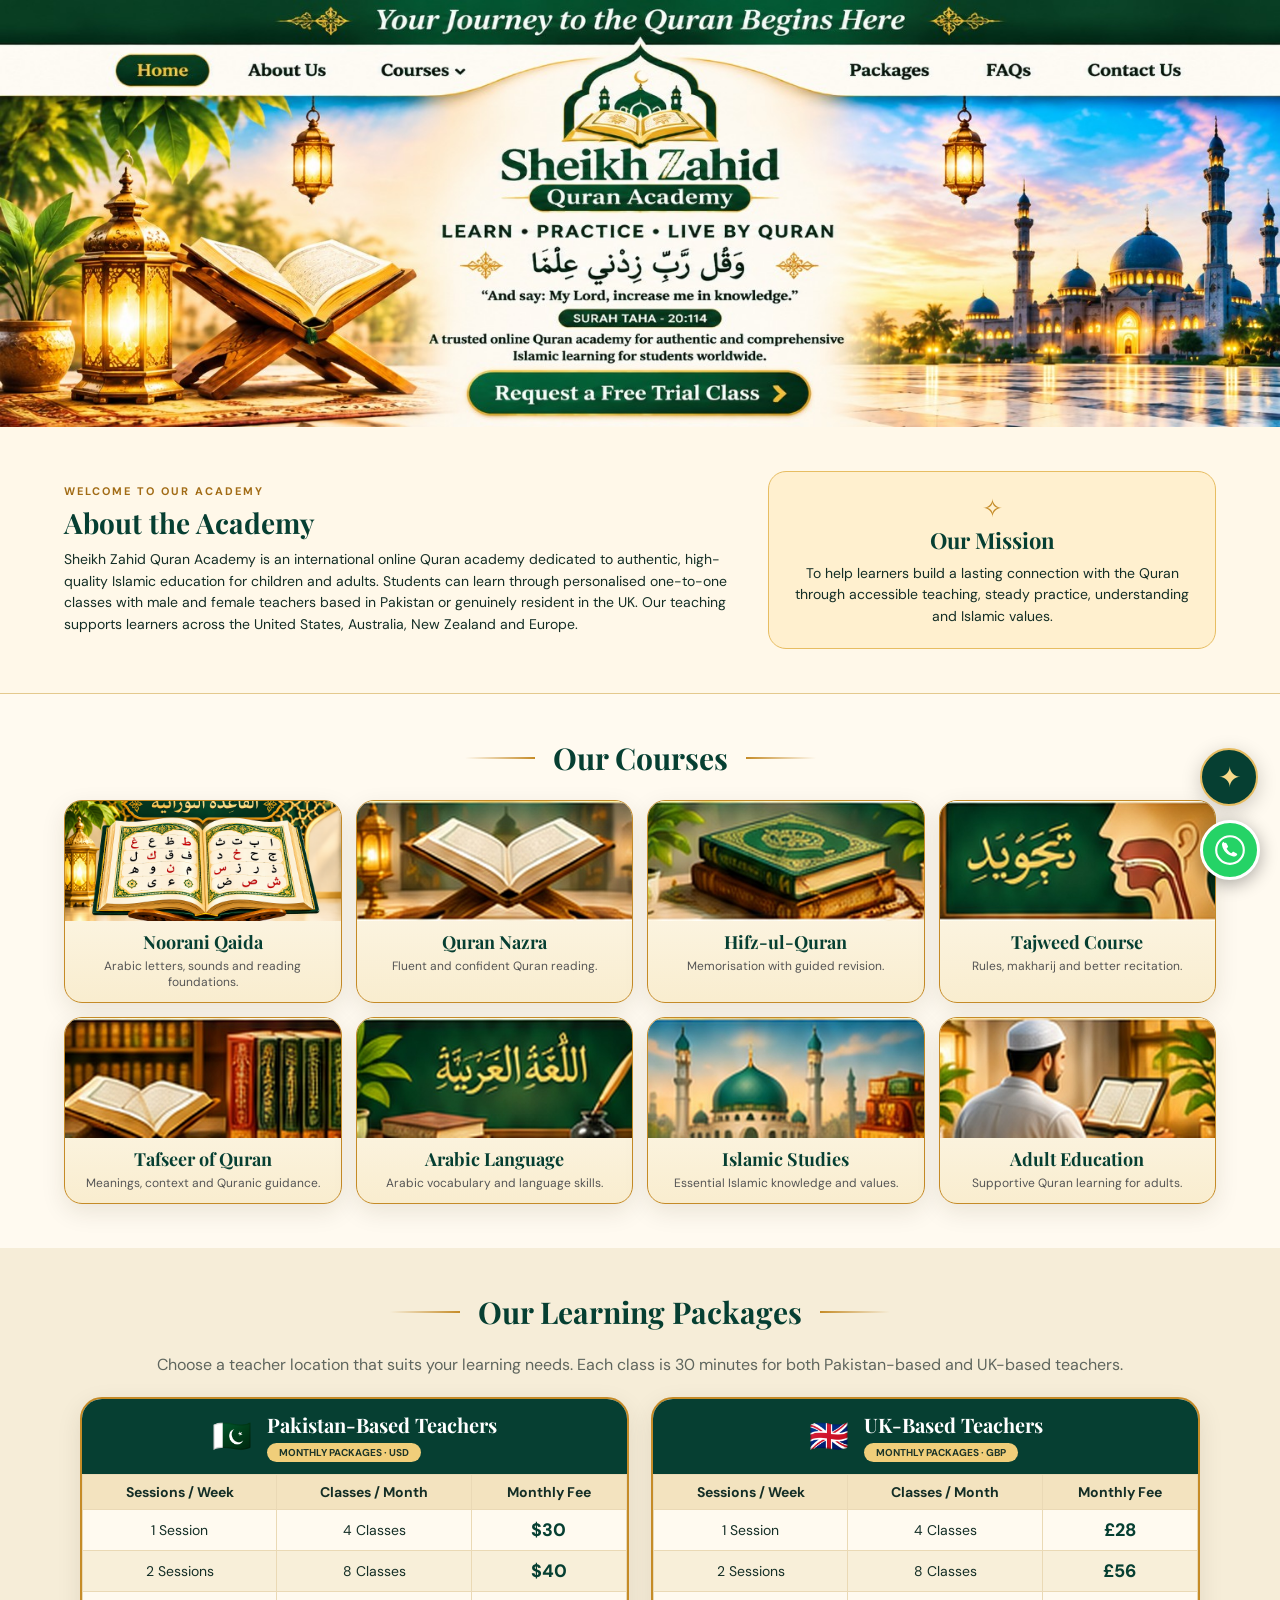
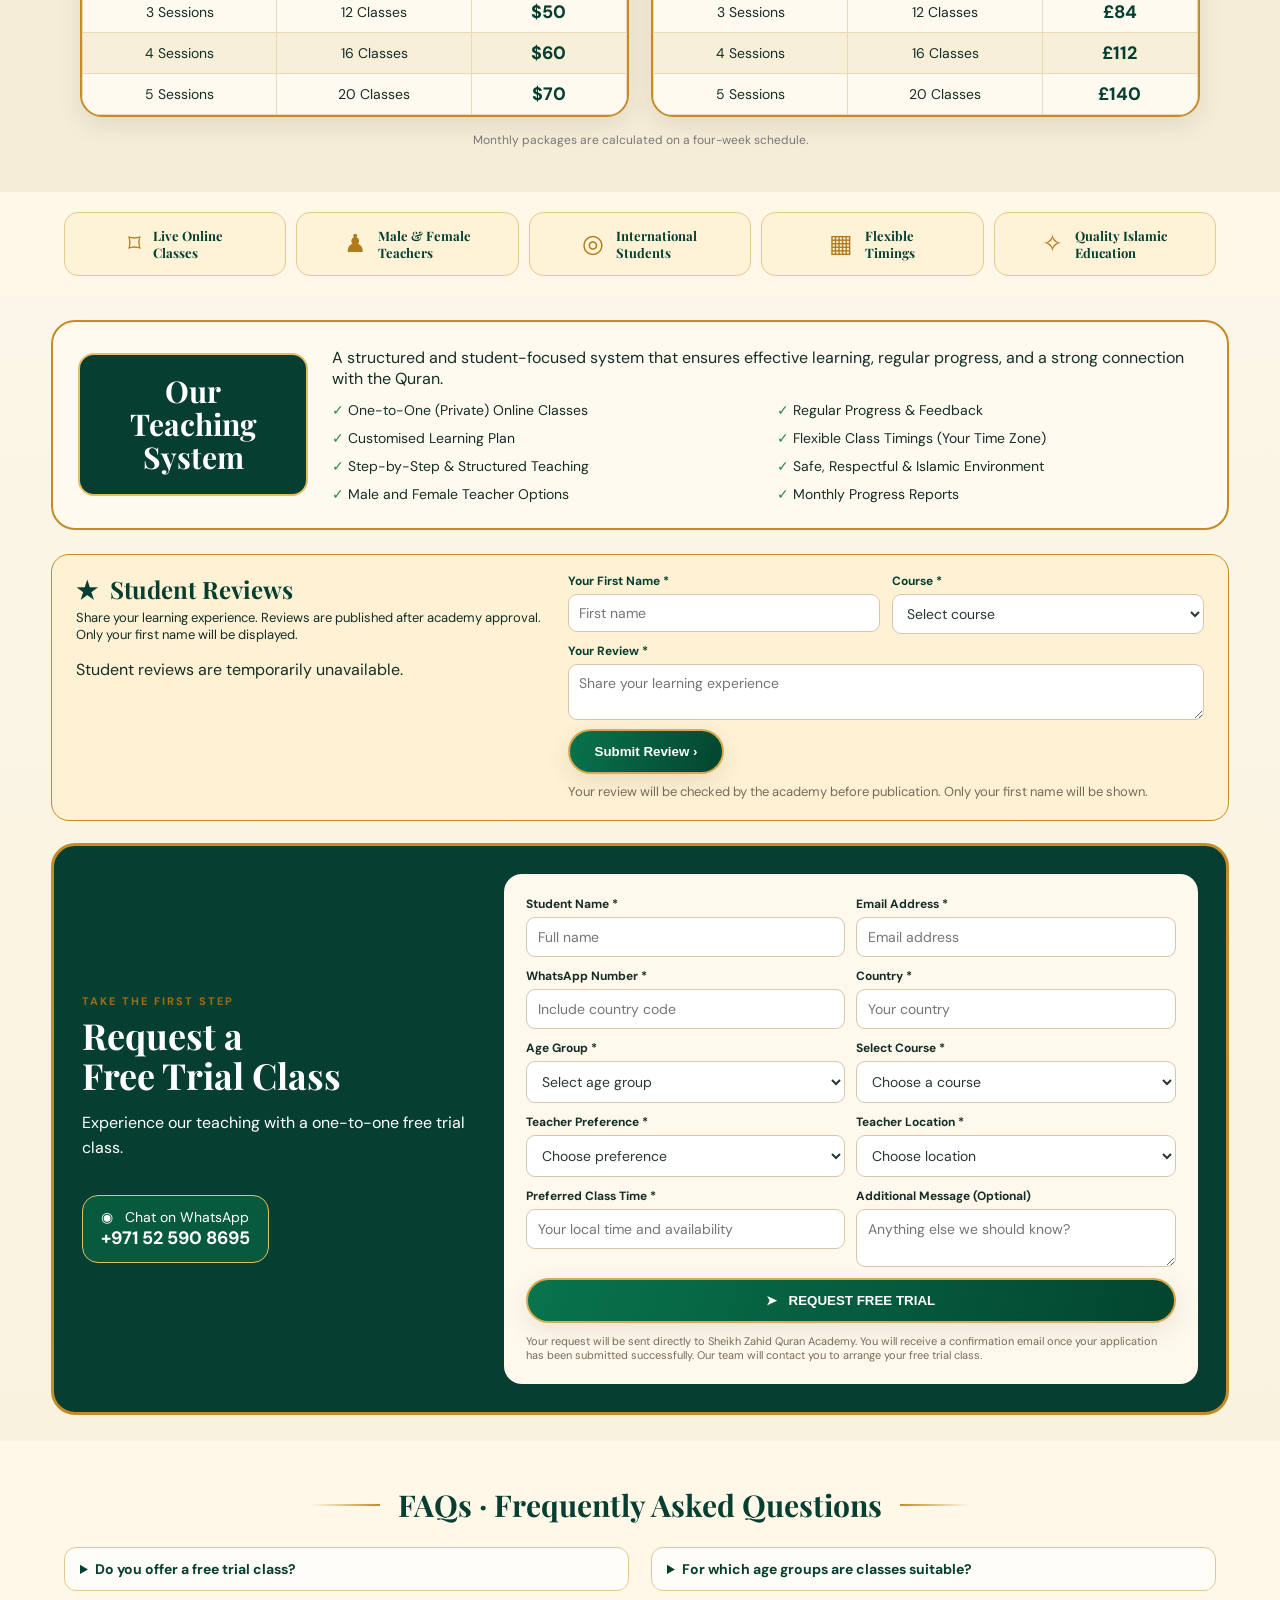
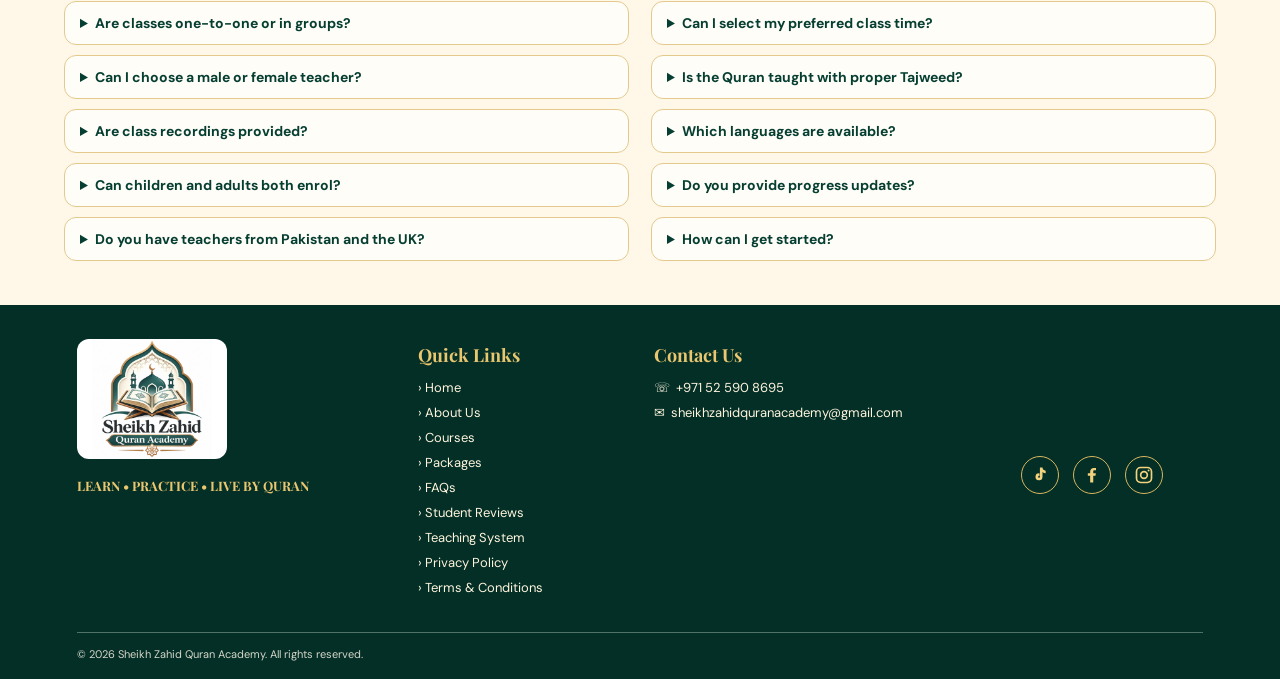
<file: index.html>
<!doctype html>
<html lang="en">
<head>
<meta charset="utf-8"><meta name="viewport" content="width=device-width, initial-scale=1">
<meta name="theme-color" content="#063f32"><meta name="description" content="Sheikh Zahid Quran Academy offers one-to-one online Quran and Islamic education for children and adults worldwide.">
<title>Sheikh Zahid Quran Academy | Learn • Practice • Live by Quran</title>
<link rel="preconnect" href="https://fonts.googleapis.com"><link rel="preconnect" href="https://fonts.gstatic.com" crossorigin>
<link href="https://fonts.googleapis.com/css2?family=Amiri:wght@400;700&family=DM+Sans:wght@400;500;600;700&family=Playfair+Display:wght@500;600;700&display=swap" rel="stylesheet">
<link rel="stylesheet" href="styles.css">
</head>
<body>
<main>
<section class="hero hero-exact-art" id="home" aria-label="Sheikh Zahid Quran Academy home">

<picture><source media="(max-width: 760px)" srcset="assets/approved-hero-mobile.jpeg"><img class="hero-exact-image" src="assets/approved-hero-exact.png" alt="Sheikh Zahid Quran Academy"></picture>

  <a class="hero-hit hero-hit-home" href="#home" aria-label="Home"></a>
  <a class="hero-hit hero-hit-about" href="#about" aria-label="About Us"></a>
  <a class="hero-hit hero-hit-courses" href="#courses" aria-label="Courses"></a>
  <a class="hero-hit hero-hit-packages" href="#packages" aria-label="Packages"></a>
  <a class="hero-hit hero-hit-faqs" href="#faqs" aria-label="FAQs"></a>
  <a class="hero-hit hero-hit-contact" href="#contact" aria-label="Contact Us"></a>
  <a class="hero-hit hero-hit-trial" href="#trial" aria-label="Request a Free Trial Class"></a>

</section>
<section class="about section" id="about"><div class="about-copy"><p class="eyebrow">WELCOME TO OUR ACADEMY</p><h2>About the Academy</h2><p>Sheikh Zahid Quran Academy is an international online Quran academy dedicated to authentic, high-quality Islamic education for children and adults. Students can learn through personalised one-to-one classes with male and female teachers based in Pakistan or genuinely resident in the UK. Our teaching supports learners across the United States, Australia, New Zealand and Europe.</p></div><aside class="mission"><span>✧</span><h3>Our Mission</h3><p>To help learners build a lasting connection with the Quran through accessible teaching, steady practice, understanding and Islamic values.</p></aside></section>
<section class="section courses" id="courses"><div class="section-title"><span></span><h2>Our Courses</h2><span></span></div><div class="course-grid">
<article class="course"><img src="assets/noorani-qaida.png" alt="Noorani Qaida learning book"><h3>Noorani Qaida</h3><p>Arabic letters, sounds and reading foundations.</p></article>
<article class="course"><img src="assets/quran-nazra.jpg" alt="Open Quran for reading"><h3>Quran Nazra</h3><p>Fluent and confident Quran reading.</p></article>
<article class="course"><img src="assets/hifz-ul-quran.jpg" alt="Holy Quran for memorisation"><h3>Hifz-ul-Quran</h3><p>Memorisation with guided revision.</p></article>
<article class="course"><img src="assets/tajweed.jpg" alt="Tajweed learning illustration"><h3>Tajweed Course</h3><p>Rules, makharij and better recitation.</p></article>
<article class="course"><img src="assets/tafseer.jpg" alt="Quran and tafseer books"><h3>Tafseer of Quran</h3><p>Meanings, context and Quranic guidance.</p></article>
<article class="course"><img src="assets/arabic-language.jpg" alt="Arabic language learning"><h3>Arabic Language</h3><p>Arabic vocabulary and language skills.</p></article>
<article class="course"><img src="assets/islamic-studies.jpg" alt="Islamic studies and mosque"><h3>Islamic Studies</h3><p>Essential Islamic knowledge and values.</p></article>
<article class="course"><img src="assets/adult-education.jpg" alt="Adult Quran learning"><h3>Adult Education</h3><p>Supportive Quran learning for adults.</p></article>
</div></section>
<section class="section packages" id="packages"><div class="section-title"><span></span><h2>Our Learning Packages</h2><span></span></div><p class="center muted">Choose a teacher location that suits your learning needs. Each class is 30 minutes for both Pakistan-based and UK-based teachers.</p><div class="package-grid">
<div class="price-card"><header><b class="flag">🇵🇰</b><div><h3>Pakistan-Based Teachers</h3><small>MONTHLY PACKAGES · USD</small></div></header><table><thead><tr><th>Sessions / Week</th><th>Classes / Month</th><th>Monthly Fee</th></tr></thead><tbody><tr><td>1 Session</td><td>4 Classes</td><td>$30</td></tr><tr><td>2 Sessions</td><td>8 Classes</td><td>$40</td></tr><tr><td>3 Sessions</td><td>12 Classes</td><td>$50</td></tr><tr><td>4 Sessions</td><td>16 Classes</td><td>$60</td></tr><tr><td>5 Sessions</td><td>20 Classes</td><td>$70</td></tr></tbody></table></div>
<div class="price-card"><header><b class="flag">🇬🇧</b><div><h3>UK-Based Teachers</h3><small>MONTHLY PACKAGES · GBP</small></div></header><table><thead><tr><th>Sessions / Week</th><th>Classes / Month</th><th>Monthly Fee</th></tr></thead><tbody><tr><td>1 Session</td><td>4 Classes</td><td>£28</td></tr><tr><td>2 Sessions</td><td>8 Classes</td><td>£56</td></tr><tr><td>3 Sessions</td><td>12 Classes</td><td>£84</td></tr><tr><td>4 Sessions</td><td>16 Classes</td><td>£112</td></tr><tr><td>5 Sessions</td><td>20 Classes</td><td>£140</td></tr></tbody></table></div></div><p class="package-note">Monthly packages are calculated on a four-week schedule.</p></section>
<section class="feature-row"><div>⌑ <b>Live Online<br>Classes</b></div><div>♟ <b>Male & Female<br>Teachers</b></div><div>◎ <b>International<br>Students</b></div><div>▦ <b>Flexible<br>Timings</b></div><div>✧ <b>Quality Islamic<br>Education</b></div></section>
<section class="teaching section" id="teaching"><div class="teaching-title"><h2>Our<br>Teaching<br>System</h2></div><div class="teaching-content"><p>A structured and student-focused system that ensures effective learning, regular progress, and a strong connection with the Quran.</p><div class="check-grid"><span>✓ One-to-One (Private) Online Classes</span><span>✓ Regular Progress & Feedback</span><span>✓ Customised Learning Plan</span><span>✓ Flexible Class Timings (Your Time Zone)</span><span>✓ Step-by-Step & Structured Teaching</span><span>✓ Safe, Respectful & Islamic Environment</span><span>✓ Male and Female Teacher Options</span><span>✓ Monthly Progress Reports</span></div></div></section>
<section class="reviews section" id="reviews"><div class="reviews-copy"><h2>★ &nbsp;Student Reviews</h2><p>Share your learning experience. Reviews are published after academy approval. Only your first name will be displayed.</p><div id="publicReviews" class="public-reviews" aria-live="polite"></div></div><form class="review-form" id="reviewForm"><label>Your First Name *<input name="reviewName" required maxlength="60" placeholder="First name"></label><label>Course *<select name="reviewCourse" required><option value="">Select course</option><option>Noorani Qaida</option><option>Quran Nazra</option><option>Hifz-ul-Quran</option><option>Tajweed Course</option><option>Tafseer of Quran</option><option>Arabic Language</option><option>Islamic Studies</option><option>Adult Education</option></select></label><label class="review-message">Your Review *<textarea name="reviewText" rows="2" required placeholder="Share your learning experience"></textarea></label><button class="green-button" type="submit">Submit Review ›</button><p class="review-note" id="reviewNote">Your review will be checked by the academy before publication. Only your first name will be shown.</p></form></section>
<section class="trial section" id="trial"><div class="trial-intro"><p class="eyebrow light">TAKE THE FIRST STEP</p><h2>Request a<br>Free Trial Class</h2><p>Experience our teaching with a one-to-one free trial class.</p><a class="whatsapp-card" href="https://wa.me/971525908695?text=Assalamu%20Alaikum!%20I%20am%20interested%20in%20a%20free%20trial%20Quran%20class.">◉ &nbsp; Chat on WhatsApp<br><strong>+971 52 590 8695</strong></a></div>
<form class="trial-form" id="trialForm"><label>Student Name *<input name="studentName" required autocomplete="name" placeholder="Full name"></label><label>Email Address *<input name="email" type="email" required placeholder="Email address"></label><label>WhatsApp Number *<input name="whatsapp" type="tel" required placeholder="Include country code"></label><label>Country *<input name="country" required placeholder="Your country"></label><label>Age Group *<select name="age" required><option value="">Select age group</option><option>Child</option><option>Teenager</option><option>Adult</option></select></label><label>Select Course *<select name="course" required><option value="">Choose a course</option><option>Noorani Qaida</option><option>Quran Nazra</option><option>Hifz-ul-Quran</option><option>Tajweed Course</option><option>Tafseer of Quran</option><option>Arabic Language</option><option>Islamic Studies</option><option>Adult Education</option></select></label><label>Teacher Preference *<select name="teacherPreference" required><option value="">Choose preference</option><option>Male Teacher</option><option>Female Teacher</option><option>No Preference</option></select></label><label>Teacher Location *<select name="teacherLocation" required><option value="">Choose location</option><option>Pakistan-Based Teacher</option><option>UK-Based Teacher</option></select></label><label>Preferred Class Time *<input name="classTime" required placeholder="Your local time and availability"></label><label class="trial-message-field">Additional Message (Optional)<textarea name="message" rows="2" placeholder="Anything else we should know?"></textarea></label><button class="green-button wide" type="submit">➤ &nbsp; REQUEST FREE TRIAL</button><p class="form-note wide" id="formNote">Your request will be sent directly to Sheikh Zahid Quran Academy. You will receive a confirmation email once your application has been submitted successfully. Our team will contact you to arrange your free trial class.</p></form></section>
<section class="faq section" id="faqs"><div class="section-title"><span></span><h2>FAQs · Frequently Asked Questions</h2><span></span></div><div class="faq-grid"><details><summary>Do you offer a free trial class?</summary><p>Yes, one free trial class is available for new students.</p></details><details><summary>For which age groups are classes suitable?</summary><p>We offer learning options for children, teenagers and adults.</p></details><details><summary>Are classes one-to-one or in groups?</summary><p>Classes are private, one-to-one online lessons.</p></details><details><summary>Can I select my preferred class time?</summary><p>Yes. Timings are arranged around availability and the student's local time zone.</p></details><details><summary>Can I choose a male or female teacher?</summary><p>Yes, you may request a male or female teacher, subject to availability.</p></details><details><summary>Is the Quran taught with proper Tajweed?</summary><p>Yes. The Tajweed course covers rules, articulation points (makharij) and recitation improvement.</p></details><details><summary>Are class recordings provided?</summary><p>No. Class recordings are not provided.</p></details><details><summary>Which languages are available?</summary><p>Lessons and communication are available in English, Urdu and Arabic.</p></details><details><summary>Can children and adults both enrol?</summary><p>Yes. Our courses are available for children, teenagers and adults.</p></details><details><summary>Do you provide progress updates?</summary><p>Yes. Students receive monthly progress reports.</p></details><details><summary>Do you have teachers from Pakistan and the UK?</summary><p>Yes. Pakistan-based and UK-based teachers are available as separate package options.</p></details><details><summary>How can I get started?</summary><p>Complete the free trial form or contact us directly on WhatsApp.</p></details></div></section>
</main>
<footer class="footer" id="contact"><div class="footer-brand"><img src="assets/academy-logo.png" alt="Sheikh Zahid Quran Academy logo"><p>LEARN • PRACTICE • LIVE BY QURAN</p></div><div><h3>Quick Links</h3><a href="#home">› Home</a><a href="#about">› About Us</a><a href="#courses">› Courses</a><a href="#packages">› Packages</a><a href="#faqs">› FAQs</a><a href="#reviews">› Student Reviews</a><a href="#teaching">› Teaching System</a><a href="privacy-policy.html">› Privacy Policy</a><a href="terms-and-conditions.html">› Terms &amp; Conditions</a></div><div><h3>Contact Us</h3><a href="https://wa.me/971525908695">☏ &nbsp;+971 52 590 8695</a><a href="mailto:sheikhzahidquranacademy@gmail.com">✉ &nbsp;sheikhzahidquranacademy@gmail.com</a></div><div class="footer-social" aria-label="Social media"><a href="#" aria-label="TikTok" title="TikTok"><svg viewBox="0 0 24 24" aria-hidden="true"><path d="M15 3v11.2a4.2 4.2 0 1 1-3.6-4.15v3.2a1.1 1.1 0 1 0 .5.95V3h3.1c.2 2.1 1.5 3.5 3.8 3.9v3.1A8 8 0 0 1 15 8.4" fill="currentColor"/></svg></a><a href="#" aria-label="Facebook" title="Facebook"><svg viewBox="0 0 24 24" aria-hidden="true"><path d="M13.5 21v-8h2.7l.4-3.1h-3.1v-2c0-.9.3-1.5 1.6-1.5h1.7V3.6c-.3 0-1.4-.1-2.6-.1-2.6 0-4.4 1.6-4.4 4.5v1.9H7v3.1h2.8v8z" fill="currentColor"/></svg></a><a href="#" aria-label="Instagram" title="Instagram"><svg viewBox="0 0 24 24" aria-hidden="true"><rect x="3" y="3" width="18" height="18" rx="5" fill="none" stroke="currentColor" stroke-width="2"/><circle cx="12" cy="12" r="4" fill="none" stroke="currentColor" stroke-width="2"/><circle cx="17.5" cy="6.5" r="1.2" fill="currentColor"/></svg></a></div><small class="copyright">© <span id="year"></span> Sheikh Zahid Quran Academy. All rights reserved.</small></footer><div class="chatbot-launcher" id="chatLauncher" aria-label="Open academy assistant" role="button" tabindex="0">✦</div>
<div class="chatbot-panel" id="chatPanel" aria-label="Academy assistant" hidden>
 <div class="chatbot-head"><div><strong>Academy Assistant</strong><small>Sheikh Zahid Quran Academy</small></div><button type="button" id="chatClose" aria-label="Close chat">×</button></div>
 <div class="chatbot-messages" id="chatMessages"><p class="bot-message">Assalamu Alaikum! How can I help you with our courses, packages or free trial?</p></div>
 <div class="chatbot-quick"><button type="button" data-question="What courses do you offer?">Courses</button><button type="button" data-question="What are your packages?">Packages</button><button type="button" data-question="How can I book a free trial?">Free trial</button><button type="button" data-question="Are classes one-to-one?">One-to-one</button><button type="button" data-question="Do you provide progress reports?">Progress reports</button><button type="button" id="viewAllQuestions">View All Questions</button></div>
 <form id="chatForm"><input id="chatInput" aria-label="Type your question" placeholder="Type your question..." autocomplete="off"><button type="submit">Send</button></form>
</div>

<a class="floating-wa" href="https://wa.me/971525908695?text=Assalamu%20Alaikum!%20I%20am%20interested%20in%20Sheikh%20Zahid%20Quran%20Academy." aria-label="Chat with Sheikh Zahid Quran Academy on WhatsApp" target="_blank" rel="noopener"><svg viewBox="0 0 32 32" aria-hidden="true"><circle cx="16" cy="16" r="13" fill="none" stroke="currentColor" stroke-width="2"/><path d="M11 9.5c.5-.6 1.2-.5 1.6.2l1.4 2.5c.3.5.2 1-.2 1.4l-1 1c1 2 2.5 3.5 4.5 4.5l1-1c.4-.4.9-.5 1.4-.2l2.5 1.4c.7.4.8 1.1.2 1.6-.8.9-2 1.4-3.2 1.2-5.5-.9-9.8-5.2-10.7-10.7-.2-1.2.3-2.4 1.2-3.2z" fill="currentColor"/></svg></a>
<script src="script.js"></script>
</body></html>
</file>
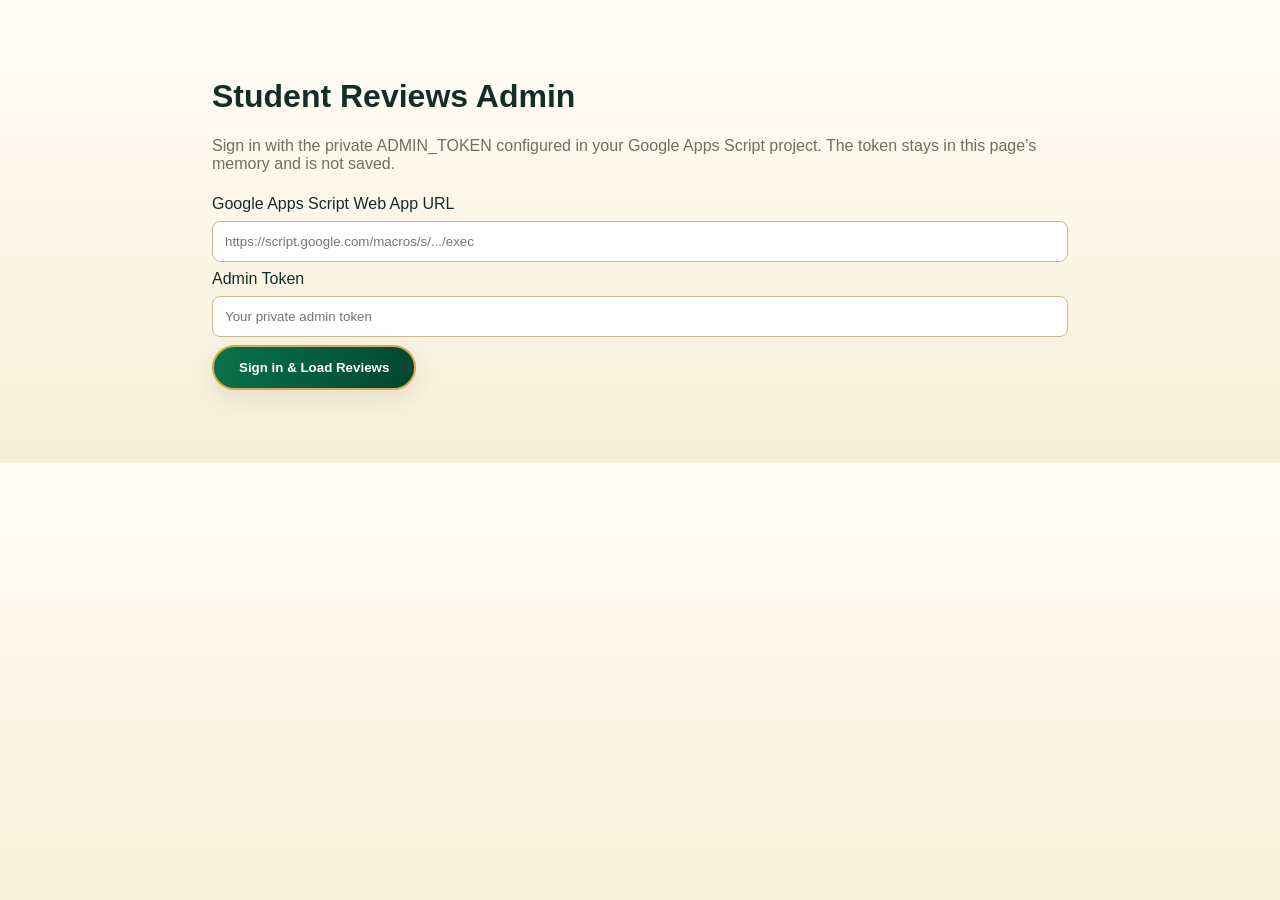
<file: admin.html>
<!doctype html><html lang="en"><head><meta charset="utf-8"><meta name="viewport" content="width=device-width,initial-scale=1"><title>Academy Reviews Admin</title><link rel="stylesheet" href="styles.css"><style>.admin-wrap{max-width:900px;margin:35px auto;padding:22px}.admin-wrap input,.admin-wrap select{padding:12px;border:1px solid #cbb98f;border-radius:8px;width:100%;margin:8px 0}.admin-review{display:flex;gap:15px;justify-content:space-between;align-items:center;background:#fff;border:1px solid #dfd3b8;padding:14px;border-radius:10px;margin:10px 0}.admin-review p{margin:5px 0}.admin-review button{border:0;border-radius:7px;padding:9px 13px;margin:3px;cursor:pointer}.admin-review .danger{background:#8d2929;color:#fff}.admin-review .approve{background:#176b45;color:#fff}.admin-review .pending{background:#eee3c9;color:#46391e}.muted{color:#756d60}.admin-actions{display:flex;flex-wrap:wrap;gap:8px;align-items:center}.admin-actions button{padding:10px 14px}</style></head><body><main class="admin-wrap"><h1>Student Reviews Admin</h1><p class="muted">Sign in with the private ADMIN_TOKEN configured in your Google Apps Script project. The token stays in this page's memory and is not saved.</p><label>Google Apps Script Web App URL<input id="endpoint" placeholder="https://script.google.com/macros/s/.../exec"></label><label>Admin Token<input id="token" type="password" autocomplete="current-password" placeholder="Your private admin token"></label><button class="green-button" id="login">Sign in &amp; Load Reviews</button><p id="status" role="status"></p><section id="controls" hidden><h2>Publishing mode</h2><div class="admin-actions"><select id="mode"><option value="approval">Admin approval (recommended)</option><option value="automatic">Automatic publishing</option></select><button class="green-button" id="saveMode">Save mode</button></div></section><section id="list"></section></main><script>
const $=id=>document.getElementById(id);let endpoint='',token='';
async function api(payload){const r=await fetch(endpoint,{method:'POST',mode:'cors',headers:{'Content-Type':'text/plain;charset=utf-8'},body:JSON.stringify({...payload,token})});const j=await r.json();if(!r.ok||!j.success)throw Error(j.message||'Request failed');return j;}
$('login').onclick=async()=>{endpoint=$('endpoint').value.trim();token=$('token').value;if(!endpoint||!token){$('status').textContent='Enter the Web App URL and Admin Token.';return;}await load();};
async function load(){try{const j=await api({action:'adminList'});$('controls').hidden=false;$('mode').value=j.mode;$('list').replaceChildren();(j.reviews||[]).forEach(v=>{const card=document.createElement('article');card.className='admin-review';const c=document.createElement('div');const title=document.createElement('strong');title.textContent=v.first_name+' — '+v.course+' ['+v.status+']';const p=document.createElement('p');p.textContent=v.review;const date=document.createElement('small');date.textContent=String(v.created_at);c.append(title,p,date);const actions=document.createElement('div');actions.className='admin-actions';[['Approve','approved','approve'],['Pending','pending','pending'],['Hide','hidden','pending'],['Delete','delete','danger']].forEach(([label,status,cls])=>{const b=document.createElement('button');b.textContent=label;b.className=cls;b.onclick=async()=>{if(status==='delete'&&!confirm('Permanently delete this review?'))return;try{await api({action:'adminModerate',id:v.id,status});await load();}catch(e){$('status').textContent=e.message;}};actions.append(b);});card.append(c,actions);$('list').append(card);});$('status').textContent='Loaded '+(j.reviews||[]).length+' reviews.';}catch(e){$('status').textContent=e.message;}}
$('saveMode').onclick=async()=>{try{const j=await api({action:'adminSetMode',mode:$('mode').value});$('status').textContent='Publishing mode saved: '+j.mode;await load();}catch(e){$('status').textContent=e.message;}};
</script></body></html>
</file>
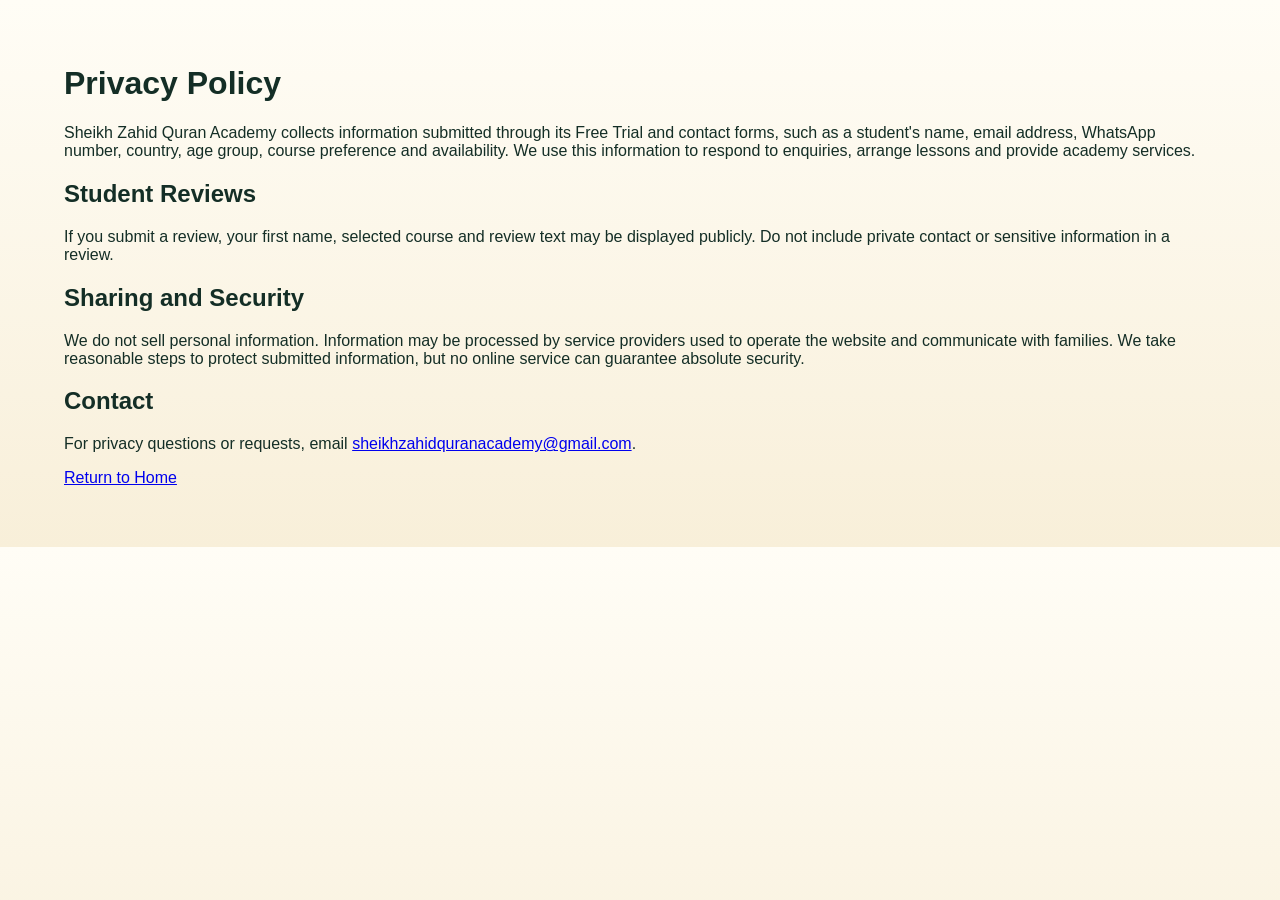
<file: privacy-policy.html>
<!doctype html><html lang="en"><head><meta charset="utf-8"><meta name="viewport" content="width=device-width,initial-scale=1"><title>Privacy Policy | Sheikh Zahid Quran Academy</title><link rel="stylesheet" href="styles.css"></head><body><main class="section"><h1>Privacy Policy</h1><p>Sheikh Zahid Quran Academy collects information submitted through its Free Trial and contact forms, such as a student's name, email address, WhatsApp number, country, age group, course preference and availability. We use this information to respond to enquiries, arrange lessons and provide academy services.</p><h2>Student Reviews</h2><p>If you submit a review, your first name, selected course and review text may be displayed publicly. Do not include private contact or sensitive information in a review.</p><h2>Sharing and Security</h2><p>We do not sell personal information. Information may be processed by service providers used to operate the website and communicate with families. We take reasonable steps to protect submitted information, but no online service can guarantee absolute security.</p><h2>Contact</h2><p>For privacy questions or requests, email <a href="mailto:sheikhzahidquranacademy@gmail.com">sheikhzahidquranacademy@gmail.com</a>.</p><p><a href="index.html">Return to Home</a></p></main></body></html>
</file>
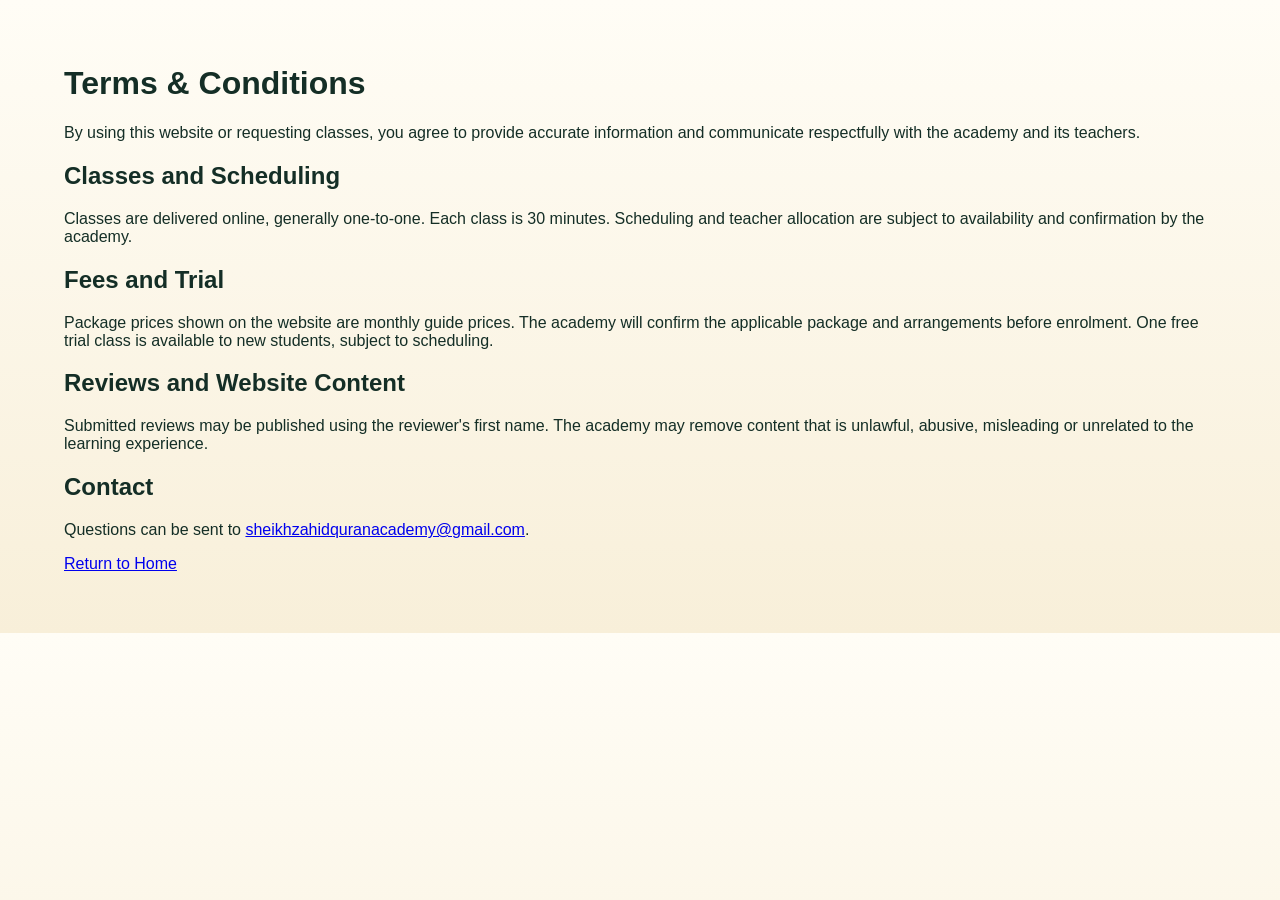
<file: terms-and-conditions.html>
<!doctype html><html lang="en"><head><meta charset="utf-8"><meta name="viewport" content="width=device-width,initial-scale=1"><title>Terms &amp; Conditions | Sheikh Zahid Quran Academy</title><link rel="stylesheet" href="styles.css"></head><body><main class="section"><h1>Terms &amp; Conditions</h1><p>By using this website or requesting classes, you agree to provide accurate information and communicate respectfully with the academy and its teachers.</p><h2>Classes and Scheduling</h2><p>Classes are delivered online, generally one-to-one. Each class is 30 minutes. Scheduling and teacher allocation are subject to availability and confirmation by the academy.</p><h2>Fees and Trial</h2><p>Package prices shown on the website are monthly guide prices. The academy will confirm the applicable package and arrangements before enrolment. One free trial class is available to new students, subject to scheduling.</p><h2>Reviews and Website Content</h2><p>Submitted reviews may be published using the reviewer's first name. The academy may remove content that is unlawful, abusive, misleading or unrelated to the learning experience.</p><h2>Contact</h2><p>Questions can be sent to <a href="mailto:sheikhzahidquranacademy@gmail.com">sheikhzahidquranacademy@gmail.com</a>.</p><p><a href="index.html">Return to Home</a></p></main></body></html>
</file>
<file: styles.css>
:root{--green:#063f32;--deep:#032f27;--gold:#c58b27;--gold2:#e7bd62;--cream:#fff8e9;--ink:#142e26;--muted:#5f665e;--line:#e4c98d;--shadow:0 8px 24px rgba(48,35,12,.10)}*{box-sizing:border-box}html{scroll-behavior:smooth}body{margin:0;background:linear-gradient(180deg,#fffdf6,#f8efd9);color:var(--ink);font-family:"DM Sans",Arial,sans-serif}.top-line{height:40px;background:var(--deep);color:#fff4d8;display:flex;align-items:center;justify-content:center;gap:24px;font:italic 700 20px "Playfair Display",serif;letter-spacing:.2px}.ornament{color:var(--gold2);font-style:normal}.header{min-height:104px;display:grid;grid-template-columns:minmax(0,1fr) 126px minmax(0,1fr);align-items:center;padding:8px max(4vw,24px);background:rgba(255,250,237,.98);border-bottom:2px solid var(--gold);position:relative;z-index:5}.nav{display:flex;align-items:center;gap:clamp(12px,2.6vw,36px)}.nav-right{justify-content:flex-end}.nav a{color:#182c24;text-decoration:none;font-weight:700;font-size:15px}.nav a:hover{color:#a36b0d}.brand{grid-column:2;grid-row:1;position:static;transform:none;width:116px;height:96px;margin:0 auto;display:flex;align-items:center;justify-content:center;z-index:2;background:transparent}.brand img{width:100%;height:100%;object-fit:contain;filter:drop-shadow(0 2px 2px #b99b6030);background:transparent}.menu-toggle{display:none}.hero{min-height:460px;position:relative;display:flex;align-items:center;justify-content:space-between;padding:50px clamp(24px,7vw,100px);gap:28px;background:linear-gradient(90deg,rgba(2,53,41,.88),rgba(2,53,41,.25) 55%,rgba(2,53,41,.08)),url("assets/hero-artwork.png") center/cover no-repeat;color:#fff}.hero-copy{max-width:490px}.tagline{color:#f4d17d;font-weight:700;letter-spacing:2px;font-size:13px}.hero h1{font:700 clamp(36px,4.5vw,58px)/1.08 "Playfair Display",serif;margin:16px 0}.hero h1 em{color:#e8bd59}.hero-sub{font-size:17px;max-width:430px;line-height:1.6}.gold-button,.green-button{display:inline-flex;align-items:center;justify-content:center;gap:12px;text-decoration:none;border-radius:30px;padding:13px 25px;font-weight:700;border:2px solid var(--gold2);background:linear-gradient(110deg,#e9bd58,#c88a22);color:#17372c;box-shadow:var(--shadow)}.gold-button{margin-top:12px}.verse-panel{width:min(42%,420px);padding:30px 22px;text-align:center;background:rgba(2,55,43,.86);border:3px solid var(--gold2);outline:1px solid #fff1c5;outline-offset:-9px;border-radius:46% 46% 18px 18px;box-shadow:0 10px 32px #0005}.verse-flourish{color:var(--gold2);font-size:24px}.arabic{font:700 clamp(27px,3vw,40px) Amiri,serif;color:#f3cc70;margin:12px 0}.verse-panel p:not(.arabic){line-height:1.5}.verse-panel small{display:inline-block;background:#d9a63d;color:#17372c;border-radius:20px;padding:5px 14px;font-weight:700}.section{padding:44px clamp(18px,5vw,70px)}.about{display:grid;grid-template-columns:190px 1.5fr 1fr;align-items:center;gap:22px;background:#fff8e9;border-bottom:1px solid var(--line)}.about-art{height:130px;border-radius:90px 90px 18px 18px;background:url("assets/hero-artwork.png") 68% center/cover}.eyebrow{color:#a26c16;font-size:11px;letter-spacing:2px;font-weight:700;margin:0 0 6px}.about h2,.section-title h2,.mission h3,.reviews h2{font:700 28px "Playfair Display",serif;color:var(--green);margin:0 0 8px}.about-copy p:last-child,.mission p{line-height:1.55;font-size:14px;margin:0}.mission{background:#fff0cf;border:1px solid var(--gold2);border-radius:18px;padding:20px;text-align:center}.mission span{font-size:25px;color:var(--gold)}.mission h3{font-size:22px}.section-title{display:flex;align-items:center;justify-content:center;gap:18px;margin-bottom:22px}.section-title span{height:2px;width:70px;background:linear-gradient(90deg,transparent,var(--gold))}.section-title span:last-child{transform:rotate(180deg)}.section-title h2{font-size:30px;margin:0}.courses{background:#fffaf0}.course-grid{display:grid;grid-template-columns:repeat(4,1fr);gap:14px;max-width:1200px;margin:auto}.course{overflow:hidden;background:linear-gradient(#fffdf7,#f9edcf);border:1.5px solid var(--gold);border-radius:18px;box-shadow:var(--shadow);text-align:center}.course img{display:block;width:100%;height:120px;object-fit:cover}.course h3{font:700 18px "Playfair Display",serif;color:var(--green);margin:9px 8px 4px}.course p{font-size:12px;margin:0 10px 12px;color:#555}.packages{background:#f6edd8}.center{text-align:center}.muted{color:var(--muted);margin:0 0 22px}.package-grid{display:grid;grid-template-columns:1fr 1fr;gap:22px;max-width:1120px;margin:auto}.price-card{overflow:hidden;border:2px solid var(--gold);border-radius:22px;background:#fffaf0;box-shadow:var(--shadow)}.price-card header{display:flex;align-items:center;justify-content:center;gap:15px;background:var(--green);color:white;padding:12px}.price-card h3{font:700 20px "Playfair Display",serif;margin:0}.price-card small{display:inline-block;color:#1c3529;background:#f0ce7a;padding:3px 12px;border-radius:20px;font-size:10px;font-weight:700;margin-top:5px}.flag{font-size:32px}.price-card table{border-collapse:collapse;width:100%;text-align:center;font-size:14px}.price-card th{background:#f3e3bf}.price-card td,.price-card th{padding:8px 5px;border:1px solid #ead9b5}.price-card tbody tr:nth-child(even){background:#f8efd9}.price-card td:last-child{font-weight:800;color:var(--green);font-size:18px}.package-note{text-align:center;color:#777;font-size:12px;margin:15px 0 0}.feature-row{display:grid;grid-template-columns:repeat(5,1fr);gap:10px;padding:20px clamp(18px,5vw,70px);background:#fff8e9}.feature-row div{display:flex;align-items:center;justify-content:center;gap:12px;padding:14px 8px;background:#fff3d7;border:1px solid var(--line);border-radius:14px;color:#b17a1d;font-size:25px}.feature-row b{font:700 13px "Playfair Display",serif;color:var(--green)}.teaching{display:grid;grid-template-columns:230px 1fr;gap:24px;align-items:center;background:#fffaf0;border:2px solid var(--gold);border-radius:24px;margin:24px clamp(16px,4vw,55px);padding:25px}.teaching-title{background:var(--green);color:#fff;border:2px solid var(--gold2);border-radius:16px;padding:20px;text-align:center}.teaching-title h2{font:700 30px/1.1 "Playfair Display",serif;margin:0}.teaching-content>p{margin:0 0 12px}.check-grid{display:grid;grid-template-columns:1fr 1fr;gap:10px 20px}.check-grid span{font-size:14px}.check-grid span::first-letter{color:#278b3f}.teaching-note{color:#6e572c;font-size:12px;margin-top:12px!important}.reviews{display:flex;align-items:center;justify-content:space-between;gap:20px;margin:0 clamp(16px,4vw,55px) 22px;padding:18px 24px;background:#fff2d4;border:1px solid var(--gold);border-radius:18px}.reviews h2{font-size:24px;margin:0 0 4px}.reviews p{margin:0;font-size:13px}.green-button{background:linear-gradient(110deg,#08744d,#03452f);color:#fff;border-color:#d6aa4e;white-space:nowrap}.trial{display:grid;grid-template-columns:.8fr 1.4fr;gap:25px;margin:0 clamp(16px,4vw,55px) 26px;padding:28px;background:var(--green);border:3px solid var(--gold);border-radius:24px;color:#fff}.trial-intro{align-self:center}.trial-intro h2{font:700 36px/1.1 "Playfair Display",serif;margin:8px 0 12px}.trial-intro>p:not(.eyebrow){line-height:1.55}.whatsapp-card{display:inline-block;margin-top:18px;padding:12px 18px;border:1.5px solid #e2bf63;border-radius:16px;background:#075a3e;color:white;text-decoration:none;font-size:14px}.whatsapp-card strong{font-size:18px}.trial-form{display:grid;grid-template-columns:1fr 1fr;gap:11px;background:#fff9ed;border-radius:18px;padding:22px;color:var(--ink)}.trial-form label{font-size:12px;font-weight:700;display:flex;flex-direction:column;gap:5px}.trial-form input,.trial-form select,.trial-form textarea{width:100%;min-width:0;border:1px solid #d5c8ad;border-radius:9px;padding:10px 11px;background:#fff;font:14px "DM Sans",sans-serif;color:#28382f}.trial-form .wide{grid-column:1/-1}.trial-form button{width:100%;cursor:pointer}.form-note{font-size:11px;color:#766b59;margin:0}.faq{background:#fff8e9}.faq-grid{display:grid;grid-template-columns:1fr 1fr;gap:10px 22px}.faq details{border:1px solid var(--line);border-radius:12px;background:#fffdf7;padding:12px 15px}.faq summary{font-weight:700;font-size:14px;cursor:pointer;color:var(--green)}.faq details p{font-size:13px;line-height:1.5;margin:10px 0 0;color:#5a5a50}.footer{display:grid;grid-template-columns:1.2fr .8fr 1.3fr .7fr;gap:28px;padding:34px clamp(18px,6vw,80px) 18px;background:var(--deep);color:#fff4dc;position:relative}.footer-brand img{width:150px;height:120px;object-fit:contain;background:#fff;border-radius:12px}.footer-brand p{font:700 12px "Playfair Display",serif;color:#e9c66f}.footer h3{font:700 18px "Playfair Display",serif;color:#e9c66f;margin:4px 0 12px}.footer a{display:block;color:#fff4dc;text-decoration:none;font-size:13px;margin:8px 0}.footer a:hover{color:#e9c66f}.footer p{font-size:13px}.copyright{grid-column:1/-1;border-top:1px solid #517267;padding-top:14px;color:#d6d6c8;font-size:11px}.floating-wa{position:fixed;right:18px;bottom:18px;width:58px;height:58px;border-radius:50%;display:grid;place-items:center;background:#16a35a;color:#fff;text-decoration:none;font-size:30px;border:3px solid #fff;box-shadow:0 4px 18px #0004;z-index:10}
@media(max-width:800px){.top-line{height:34px;font-size:15px;gap:10px}.header{height:72px;display:flex;justify-content:space-between;padding:0 18px}.brand{width:112px;height:110px;top:2px}.menu-toggle{display:block;border:0;background:var(--green);color:#fff;border-radius:8px;padding:8px 10px;font-size:20px;z-index:4}.nav{display:none;position:absolute;top:70px;left:12px;right:12px;background:#fff8e9;border:1px solid var(--gold);border-radius:14px;padding:16px;box-shadow:var(--shadow);flex-direction:column;align-items:stretch;gap:15px}.nav.open{display:flex}.nav-left{left:12px;right:12px}.nav-right{top:250px;left:12px;right:12px}.hero{min-height:620px;flex-direction:column;align-items:stretch;justify-content:flex-start;padding:50px 22px 28px;background-position:58% center}.hero-copy{max-width:100%;padding:20px 14px;background:rgba(1,48,37,.68);border-radius:18px}.hero h1{font-size:38px}.verse-panel{width:100%;max-width:420px;align-self:center;padding:18px;margin-top:10px}.about{grid-template-columns:1fr;padding:28px 20px}.about-art{height:150px}.mission{padding:16px}.course-grid{grid-template-columns:repeat(2,1fr);gap:10px}.course img{height:105px}.course h3{font-size:16px}.course p{font-size:11px}.section{padding:32px 16px}.section-title h2{font-size:24px;text-align:center}.section-title span{width:25px}.package-grid{grid-template-columns:1fr}.price-card table{font-size:12px}.price-card td,.price-card th{padding:8px 3px}.feature-row{grid-template-columns:repeat(2,1fr);padding:15px}.feature-row div:last-child{grid-column:1/-1}.teaching{grid-template-columns:1fr;margin:16px;padding:16px}.teaching-title{max-width:240px;margin:auto}.check-grid{grid-template-columns:1fr}.reviews{margin:0 16px 18px;flex-direction:column;align-items:flex-start;padding:18px}.trial{grid-template-columns:1fr;margin:0 12px 20px;padding:16px}.trial-intro h2{font-size:32px}.trial-form{grid-template-columns:1fr;padding:15px}.trial-form .wide{grid-column:auto}.faq-grid{grid-template-columns:1fr}.footer{grid-template-columns:1fr 1fr;gap:22px;padding:28px 20px}.footer-brand img{width:125px}.copyright{grid-column:1/-1}.floating-wa{width:54px;height:54px;right:14px;bottom:14px}}
@media(max-width:380px){.hero h1{font-size:32px}.course img{height:88px}.course h3{font-size:14px}.price-card h3{font-size:17px}.price-card table{font-size:11px}.footer{grid-template-columns:1fr}.copyright{grid-column:auto}}

/* Student review submission area */
.reviews{align-items:flex-start}
.reviews-copy{flex:1;min-width:220px}
.review-form{flex:1.35;display:grid;grid-template-columns:1fr 1fr;gap:9px 12px;min-width:0}
.review-form label{display:flex;flex-direction:column;gap:5px;font-size:12px;font-weight:700;color:var(--green)}
.review-form input,.review-form select,.review-form textarea{width:100%;min-width:0;border:1px solid #d5c8ad;border-radius:9px;padding:9px 10px;background:#fff;font:14px "DM Sans",sans-serif;color:#28382f}
.review-form .review-message{grid-column:1/-1}
.review-form button{justify-self:start;cursor:pointer}
.review-note,.social-note{font-size:11px;color:#766b59;margin:0;line-height:1.45}
.review-note{grid-column:1/-1}
.footer .social-note{color:#e5dfcc}
@media(max-width:800px){.reviews{align-items:stretch}.review-form{grid-template-columns:1fr}.review-form .review-message,.review-note{grid-column:auto}.review-form button{width:100%}}

/* Final header balance: logo stays inside its own centre column and never covers navigation. */
.header .nav-left{grid-column:1;grid-row:1;position:static;justify-content:flex-start;min-width:0}
.header .nav-right{grid-column:3;grid-row:1;position:static;justify-content:flex-end;min-width:0}
.header .brand{grid-column:2;grid-row:1}
@media(max-width:760px){
 .top-line{height:auto;min-height:34px;padding:7px 10px;font-size:14px;text-align:center}
 .header{min-height:82px;height:auto;grid-template-columns:48px 1fr 48px;padding:6px 12px}
 .header .brand{grid-column:2;grid-row:1;width:88px;height:72px}
 .menu-toggle{display:flex;grid-column:1;grid-row:1;align-items:center;justify-content:center;border:1px solid var(--line);background:#fff9ed;color:var(--green);border-radius:50%;width:42px;height:42px;font-size:22px;z-index:8}
 .header .nav{display:none;position:absolute;top:100%;left:0;right:0;background:#fff8e9;padding:14px 20px;box-shadow:0 10px 18px #0002;flex-direction:column;align-items:stretch;gap:0}
 .header .nav.open{display:flex}
 .header .nav a{padding:12px 4px;border-bottom:1px solid #e8d9b7}
 .header .nav-left{grid-column:auto;grid-row:auto}
 .header .nav-right{grid-column:auto;grid-row:auto}
 .hero{min-height:620px;flex-direction:column;align-items:flex-start;justify-content:center;padding:42px 22px;background-position:58% center}
 .hero-copy{max-width:100%}
 .verse-panel{width:100%;max-width:430px;margin:10px auto 0}
 .trial-form{grid-template-columns:1fr}
}

.hero-brand-lockup{display:none}
@media(min-width:761px){.hero-brand-lockup{display:flex;align-items:center;gap:14px;margin:0 0 14px}.hero-brand-lockup img{width:76px;height:76px;object-fit:contain;background:transparent}.hero-brand-lockup span{font:700 13px 'DM Sans',Arial,sans-serif;letter-spacing:1.5px;color:#f4d17d}}

/* Academy assistant widget */
.chatbot-launcher{position:fixed;right:22px;bottom:22px;z-index:30;width:58px;height:58px;border-radius:50%;display:flex;align-items:center;justify-content:center;background:var(--green);color:#f8d98a;border:2px solid var(--gold2);font-size:28px;box-shadow:0 5px 20px #0003;cursor:pointer}
.chatbot-panel{position:fixed;right:22px;bottom:92px;width:min(360px,calc(100vw - 28px));height:460px;max-height:70vh;z-index:31;background:#fffdf7;border:1px solid var(--gold);border-radius:16px;box-shadow:0 12px 36px #0003;overflow:hidden;display:flex;flex-direction:column}
.chatbot-panel[hidden]{display:none}
.chatbot-head{background:var(--deep);color:#fff5dc;padding:14px 16px;display:flex;justify-content:space-between;align-items:center}
.chatbot-head small{display:block;color:#e7bd62;font-size:11px;margin-top:3px}
.chatbot-head button{border:0;background:transparent;color:white;font-size:27px;cursor:pointer}
.chatbot-messages{padding:14px;overflow:auto;flex:1}
.bot-message,.user-message{max-width:88%;padding:10px 12px;border-radius:12px;line-height:1.45;font-size:13px}
.bot-message{background:#f2ead8;color:#18382d;margin:0 0 10px}
.user-message{background:#0b503e;color:white;margin:0 0 10px auto}
.chatbot-quick{display:flex;gap:6px;padding:0 10px 10px;flex-wrap:wrap}
.chatbot-quick button{border:1px solid var(--gold);border-radius:18px;background:#fff9ed;color:var(--green);padding:6px 10px;font-size:11px}
#chatForm{display:flex;border-top:1px solid #e7d8b7;padding:9px;gap:7px}
#chatForm input{min-width:0;flex:1;border:1px solid #dfd1b4;border-radius:20px;padding:10px}
#chatForm button{border:0;border-radius:20px;padding:0 15px;background:var(--green);color:white}
@media(max-width:600px){.chatbot-launcher{right:14px;bottom:14px;width:52px;height:52px}.chatbot-panel{right:10px;bottom:76px}}

/* APPROVED HERO — built from the user's exact reference image */
.top-line{height:54px;font-size:20px}
.header{height:62px;min-height:62px;grid-template-columns:minmax(0,1fr) 190px minmax(0,1fr);padding:0 clamp(18px,5vw,76px);background:#fff8e9;border-bottom:0;z-index:12}
.header .nav-left{grid-column:1;grid-row:1;justify-content:flex-start;gap:clamp(16px,3.5vw,52px);z-index:6}
.header .nav-right{grid-column:3;grid-row:1;justify-content:flex-end;gap:clamp(16px,3.5vw,52px);z-index:6}
.header .brand{position:absolute;left:50%;top:-5px;transform:translateX(-50%);width:180px;height:165px;display:flex;align-items:flex-start;justify-content:center;background:transparent;z-index:8;pointer-events:auto}
.header .brand img{width:100%;height:100%;object-fit:contain;filter:none;background:transparent}
.hero.hero-approved{height:400px;min-height:400px;padding:150px 18px 25px;display:flex;align-items:center;justify-content:center;text-align:center;color:#18372b;background-image:url("assets/approved-hero-background.jpg");background-size:cover;background-position:center center;position:relative;overflow:hidden}
.hero.hero-approved::before{content:"";position:absolute;inset:0;background:linear-gradient(90deg,rgba(255,245,220,.02) 0%,rgba(255,246,225,.18) 32%,rgba(255,244,218,.32) 50%,rgba(255,244,218,.08) 68%,rgba(255,245,220,.02) 100%);pointer-events:none}
.hero-center{position:relative;z-index:2;width:min(620px,58vw);margin:0 auto;padding:0 12px;text-align:center}
.hero-tagline{margin:0 0 4px;color:#064632;font-weight:800;letter-spacing:1.6px;font-size:15px}
.hero-arabic{font:700 clamp(29px,3vw,42px) Amiri,serif;color:#0a3d2e;margin:5px 0 0;text-shadow:0 1px 0 #fff8e9}
.hero-translation{font:700 16px Georgia,serif;color:#30291e;margin:0 0 7px}
.hero-reference{display:inline-block;background:#0a503b;color:#fff2d0;border-radius:16px;padding:4px 15px;font-size:12px;font-weight:800}
.hero-description{font:600 14px/1.35 Georgia,serif;color:#342b20;margin:8px 0 8px;text-shadow:0 1px 1px #fff8e9}
.hero-trial{margin-top:2px;background:linear-gradient(110deg,#08764b,#03432f);color:#fff8e9;border:2px solid #d8ad45;padding:10px 25px;font:700 20px Georgia,serif}
.hero .tagline,.hero .hero-brand-lockup{display:none!important}
@media(max-width:760px){
 .top-line{height:auto;min-height:38px;padding:7px 10px;font-size:14px;gap:8px}
 .header{height:66px;min-height:66px;grid-template-columns:48px 1fr 48px;padding:0 10px}
 .header .brand{top:-1px;width:110px;height:102px}
 .header .nav{display:none;position:absolute;top:100%;left:0;right:0;background:#fff8e9;padding:12px 18px;box-shadow:0 8px 18px #0002;flex-direction:column;align-items:stretch;gap:0}
 .header .nav.open{display:flex}
 .header .nav a{padding:12px 4px;border-bottom:1px solid #ead9b7}
 .header .nav-left,.header .nav-right{grid-column:auto;grid-row:auto;justify-content:flex-start}
 .menu-toggle{display:flex;grid-column:1;grid-row:1;align-items:center;justify-content:center;width:42px;height:42px;border:1px solid #d6c18f;border-radius:50%;background:#fffaf0;color:var(--green);font-size:22px;z-index:10}
 .hero.hero-approved{height:auto;min-height:500px;padding:108px 14px 25px;background-position:center center}
 .hero-center{width:min(94vw,520px);padding:12px 14px;background:rgba(255,246,225,.74);border:1px solid rgba(191,143,49,.45);border-radius:18px;backdrop-filter:blur(1px)}
 .hero-tagline{font-size:12px}
 .hero-arabic{font-size:30px}
 .hero-translation{font-size:14px}
 .hero-description{font-size:12px}
 .desktop-break{display:none}
 .hero-trial{font-size:16px;padding:10px 18px}
}

/* FINAL APPROVED BRAND HERO + HEADER ALIGNMENT */
.top-line{height:54px;min-height:54px;background:#033b2b;color:#fff4d8;display:flex;align-items:center;justify-content:center;gap:24px;font:italic 700 20px 'Playfair Display',serif}
.header{height:62px;min-height:62px;display:grid;grid-template-columns:minmax(0,1fr) 220px minmax(0,1fr);align-items:center;padding:0 clamp(18px,5vw,76px);background:#fff8e9;border-bottom:2px solid #d6ad52;position:relative;z-index:10}
.header .nav-left{grid-column:1;grid-row:1;justify-content:flex-start;gap:clamp(14px,3vw,48px)}
.header .nav-right{grid-column:3;grid-row:1;justify-content:flex-end;gap:clamp(14px,3vw,48px)}
.header .brand{position:absolute;left:50%;top:-4px;transform:translateX(-50%);width:198px;height:198px;display:flex;align-items:flex-start;justify-content:center;z-index:12;background:transparent}
.header .brand img{width:100%;height:100%;object-fit:contain;background:transparent;filter:none}
.hero.hero-final{height:520px;min-height:520px;display:flex;align-items:flex-end;justify-content:center;padding:0 18px 26px;position:relative;overflow:hidden;text-align:center;color:#103d2f;background:url('assets/hero-final-background.jpg') center center/cover no-repeat}
.hero.hero-final::before{content:"";position:absolute;inset:0;background:linear-gradient(90deg,rgba(255,246,224,0) 0%,rgba(255,245,221,.10) 28%,rgba(255,245,221,.38) 50%,rgba(255,245,221,.10) 72%,rgba(255,246,224,0) 100%);pointer-events:none}
.hero-center{position:relative;z-index:2;width:min(650px,58vw);margin:0 auto 0;padding:0 14px 0}
.hero-tagline{margin:0 0 7px;color:#073e2e;font-size:17px;font-weight:800;letter-spacing:1.3px}
.hero-arabic{font:700 clamp(30px,3vw,42px) Amiri,serif;color:#073d2d;margin:5px 0 0}
.hero-translation{font:700 17px Georgia,serif;color:#2b281f;margin:0 0 8px}
.hero-reference{display:inline-block;background:#07503a;color:#fff3d8;border:1px solid #d8ae4c;border-radius:18px;padding:5px 16px;font-size:12px;font-weight:800}
.hero-description{font:700 15px/1.35 Georgia,serif;color:#29271f;margin:10px 0 10px;text-shadow:0 1px 2px #fff8e9}
.hero-trial{margin-top:2px;background:linear-gradient(110deg,#08764b,#03432f);color:#fff8e9;border:3px solid #d8ad45;padding:11px 28px;font:700 21px Georgia,serif;border-radius:36px}
.hero .tagline,.hero .hero-brand-lockup{display:none!important}
@media(max-width:760px){
 .top-line{height:auto;min-height:38px;padding:7px 8px;font-size:14px;gap:8px;text-align:center}
 .header{height:64px;min-height:64px;grid-template-columns:48px 1fr 48px;padding:0 10px}
 .header .brand{top:-2px;width:112px;height:112px}
 .header .nav{display:none;position:absolute;top:100%;left:0;right:0;background:#fff8e9;padding:12px 18px;box-shadow:0 8px 18px #0002;flex-direction:column;align-items:stretch;gap:0}
 .header .nav.open{display:flex}
 .header .nav a{padding:12px 4px;border-bottom:1px solid #ead9b7}
 .header .nav-left,.header .nav-right{grid-column:auto;grid-row:auto;justify-content:flex-start}
 .menu-toggle{display:flex;grid-column:1;grid-row:1;align-items:center;justify-content:center;width:42px;height:42px;border:1px solid #d6c18f;border-radius:50%;background:#fffaf0;color:var(--green);font-size:22px;z-index:15}
 .hero.hero-final{height:auto;min-height:490px;padding:125px 12px 22px;background-position:center center;align-items:flex-end}
 .hero-center{width:min(96vw,540px);padding:12px 12px;background:rgba(255,246,225,.82);border:1px solid rgba(191,143,49,.45);border-radius:18px;backdrop-filter:blur(1px)}
 .hero-tagline{font-size:12px}
 .hero-arabic{font-size:30px}
 .hero-translation{font-size:14px}
 .hero-description{font-size:12px}
 .desktop-break{display:none}
 .hero-trial{font-size:16px;padding:10px 18px}
}

/* HOTFIX: deterministic centered brand position — overrides legacy header rules */
header.header{
  display:grid!important;
  grid-template-columns:minmax(0,1fr) 168px minmax(0,1fr)!important;
  grid-template-rows:68px!important;
  align-items:center!important;
  justify-items:stretch!important;
  position:relative!important;
  overflow:visible!important;
  height:68px!important;
  min-height:68px!important;
  padding:0 clamp(18px,4vw,64px)!important;
}
header.header .nav-left{
  grid-column:1!important;grid-row:1!important;
  justify-self:start!important;align-self:center!important;
  display:flex!important;position:relative!important;
  z-index:14!important;gap:clamp(12px,2.5vw,38px)!important;
}
header.header .nav-right{
  grid-column:3!important;grid-row:1!important;
  justify-self:end!important;align-self:center!important;
  display:flex!important;position:relative!important;
  z-index:14!important;gap:clamp(12px,2.5vw,38px)!important;
}
header.header .brand{
  position:relative!important;
  left:auto!important;right:auto!important;top:0!important;bottom:auto!important;
  transform:none!important;
  grid-column:2!important;grid-row:1!important;
  justify-self:center!important;align-self:start!important;
  display:flex!important;
  width:150px!important;height:150px!important;
  margin:0 0 -82px!important;
  z-index:20!important;
  background:transparent!important;
  pointer-events:auto!important;
}
header.header .brand img{
  display:block!important;width:100%!important;height:100%!important;
  max-width:none!important;max-height:none!important;
  object-fit:contain!important;background:transparent!important;
}
.hero.hero-final{
  height:500px!important;min-height:500px!important;
  padding:18px 18px 28px!important;
  align-items:center!important;justify-content:center!important;
  overflow:visible!important;
}
.hero.hero-final .hero-center{
  width:min(640px,54vw)!important;
  margin:0 auto!important;
  padding:0 14px!important;
}
.hero.hero-final .hero-tagline{margin-top:0!important}
@media(max-width:760px){
  header.header{
    grid-template-columns:48px minmax(0,1fr) 48px!important;
    grid-template-rows:64px!important;
    height:64px!important;min-height:64px!important;padding:0 10px!important;
  }
  header.header .brand{
    grid-column:2!important;grid-row:1!important;
    width:104px!important;height:104px!important;
    margin:0 auto -48px!important;
    align-self:start!important;
  }
  header.header .nav-left,header.header .nav-right{
    display:none!important;
  }
  header.header .menu-toggle{
    grid-column:1!important;grid-row:1!important;
    display:flex!important;position:relative!important;z-index:25!important;
  }
  header.header .nav.open{
    display:flex!important;position:absolute!important;
    top:100%!important;left:0!important;right:0!important;
    flex-direction:column!important;z-index:30!important;
  }
  .hero.hero-final{
    min-height:520px!important;height:auto!important;
    padding:64px 12px 24px!important;
    align-items:center!important;background-position:center center!important;
  }
  .hero.hero-final .hero-center{
    width:min(96vw,540px)!important;
    padding:14px 12px!important;
    background:rgba(255,246,225,.82)!important;
    border:1px solid rgba(191,143,49,.45)!important;
    border-radius:18px!important;
  }
}

/* About section: remove decorative artwork; balance copy and mission */
.about{
  grid-template-columns:minmax(0,1.5fr) minmax(280px,1fr)!important;
  gap:32px!important;
}
.about-art{display:none!important}
@media(max-width:760px){
  .about{grid-template-columns:1fr!important;gap:18px!important}
}

/* FINAL CLEAN LAYOUT OVERRIDES — one header, no duplicate About artwork */
.top-line{height:42px!important;min-height:42px!important}
header.header{display:grid!important;grid-template-columns:minmax(0,1fr) 170px minmax(0,1fr)!important;grid-template-rows:68px!important;align-items:center!important;position:relative!important;top:auto!important;left:auto!important;right:auto!important;transform:none!important;height:68px!important;min-height:68px!important;padding:0 clamp(18px,4vw,64px)!important;overflow:visible!important;z-index:30!important}
header.header .nav-left{display:flex!important;grid-column:1!important;grid-row:1!important;position:static!important;justify-content:flex-start!important;align-items:center!important;gap:clamp(12px,2.5vw,36px)!important}
header.header .nav-right{display:flex!important;grid-column:3!important;grid-row:1!important;position:static!important;justify-content:flex-end!important;align-items:center!important;gap:clamp(12px,2.5vw,36px)!important}
header.header .brand{position:relative!important;left:auto!important;right:auto!important;top:auto!important;bottom:auto!important;transform:none!important;grid-column:2!important;grid-row:1!important;justify-self:center!important;align-self:center!important;width:145px!important;height:145px!important;margin:28px 0 -78px!important;z-index:35!important;display:flex!important;pointer-events:auto!important}
header.header .brand img{width:100%!important;height:100%!important;object-fit:contain!important}
.hero.hero-final{height:500px!important;min-height:500px!important;overflow:hidden!important;display:flex!important;align-items:flex-end!important;justify-content:center!important;padding:0 18px 25px!important;background-image:url('assets/hero-final-background.jpg')!important;background-size:cover!important;background-position:center!important}
.hero-center{width:min(650px,58vw)!important;margin:0 auto!important}
.about{grid-template-columns:minmax(0,1.5fr) minmax(280px,1fr)!important;gap:32px!important;align-items:center!important}
.about-art{display:none!important}
.floating-wa{position:fixed!important;right:20px!important;bottom:20px!important;width:60px!important;height:60px!important;border-radius:50%!important;display:grid!important;place-items:center!important;background:#25D366!important;color:#fff!important;z-index:9999!important;border:3px solid #fff!important;box-shadow:0 4px 18px #0005!important}
.floating-wa svg{width:34px!important;height:34px!important;display:block!important}
.chatbot-launcher{position:fixed!important;right:22px!important;bottom:94px!important;z-index:9998!important}
@media(max-width:800px){
 .top-line{min-height:36px!important;height:auto!important;padding:6px 8px!important;font-size:14px!important}
 header.header{height:64px!important;min-height:64px!important;grid-template-columns:48px minmax(0,1fr) 48px!important;grid-template-rows:64px!important;padding:0 10px!important}
 header.header .nav-left,header.header .nav-right{display:none!important}
 header.header .brand{grid-column:2!important;grid-row:1!important;width:108px!important;height:108px!important;margin:18px auto -56px!important;align-self:start!important}
 header.header .menu-toggle{display:flex!important;grid-column:1!important;grid-row:1!important;position:relative!important;z-index:40!important;align-items:center!important;justify-content:center!important}
 header.header .nav.open{display:flex!important;position:absolute!important;top:100%!important;left:10px!important;right:10px!important;z-index:45!important;flex-direction:column!important}
 .hero.hero-final{height:auto!important;min-height:490px!important;padding:115px 12px 22px!important;align-items:flex-end!important}
 .hero-center{width:min(96vw,540px)!important;padding:12px!important;background:rgba(255,246,225,.86)!important;border:1px solid rgba(191,143,49,.45)!important;border-radius:18px!important}
 .about{grid-template-columns:1fr!important;gap:18px!important}
 .floating-wa{right:14px!important;bottom:14px!important;width:54px!important;height:54px!important}
 .floating-wa svg{width:30px!important;height:30px!important}
 .chatbot-launcher{right:16px!important;bottom:80px!important}
}

/* Exact approved hero artwork: use the supplied 1536x512 image as-is. */
.hero-exact-art{
  position:relative!important;
  display:block!important;
  width:100%!important;
  height:auto!important;
  min-height:0!important;
  margin:0!important;
  padding:0!important;
  overflow:hidden!important;
  line-height:0!important;
  background:none!important;
}
.hero-exact-art .hero-exact-image{
  display:block!important;
  width:100%!important;
  height:auto!important;
  max-width:100%!important;
  object-fit:contain!important;
  filter:none!important;
  opacity:1!important;
  border:0!important;
  box-shadow:none!important;
}
.hero-exact-art .hero-hit{
  position:absolute!important;
  display:block!important;
  z-index:5!important;
  background:transparent!important;
  border:0!important;
  padding:0!important;
  margin:0!important;
  line-height:normal!important;
  cursor:pointer!important;
}
.hero-exact-art .hero-hit-home{left:8.7%;top:12.7%;width:7.5%;height:8.4%}
.hero-exact-art .hero-hit-about{left:18.5%;top:12.7%;width:8.6%;height:8.4%}
.hero-exact-art .hero-hit-courses{left:29.2%;top:12.7%;width:8.5%;height:8.4%}
.hero-exact-art .hero-hit-packages{left:65.7%;top:12.7%;width:8.5%;height:8.4%}
.hero-exact-art .hero-hit-faqs{left:76.2%;top:12.7%;width:5.3%;height:8.4%}
.hero-exact-art .hero-hit-contact{left:84.5%;top:12.7%;width:9.2%;height:8.4%}
.hero-exact-art .hero-hit-trial{left:36.2%;top:86.2%;width:27.2%;height:11.8%}
@media(max-width:760px){
  .hero-exact-art{width:100%!important}
  .hero-exact-art .hero-hit-home{left:8.7%;top:12.7%;width:7.5%;height:8.4%}
  .hero-exact-art .hero-hit-about{left:18.5%;top:12.7%;width:8.6%;height:8.4%}
  .hero-exact-art .hero-hit-courses{left:29.2%;top:12.7%;width:8.5%;height:8.4%}
  .hero-exact-art .hero-hit-packages{left:65.7%;top:12.7%;width:8.5%;height:8.4%}
  .hero-exact-art .hero-hit-faqs{left:76.2%;top:12.7%;width:5.3%;height:8.4%}
  .hero-exact-art .hero-hit-contact{left:84.5%;top:12.7%;width:9.2%;height:8.4%}
  .hero-exact-art .hero-hit-trial{left:36.2%;top:86.2%;width:27.2%;height:11.8%}
}


/* Final approved Free Trial form balance: five fields per desktop column. */
@media (min-width:801px){
  .trial-form label:nth-of-type(9){grid-column:1;grid-row:5}
  .trial-form label:nth-of-type(10){grid-column:2;grid-row:5}
  .trial-form button{grid-column:1/-1;grid-row:6}
  .trial-form .form-note{grid-column:1/-1;grid-row:7}
}
@media (max-width:800px){
  .trial-form label:nth-of-type(9),.trial-form label:nth-of-type(10){grid-column:1;grid-row:auto}
  .trial-form button,.trial-form .form-note{grid-row:auto}
}
/* MOBILE HERO SIZE IMPROVEMENT */
@media (max-width: 760px) {
  .hero-exact-art {
    width: 100% !important;
    height: auto !important;
    overflow: visible !important;
  }

  .hero-exact-art .hero-exact-image {
    display: block !important;
    width: 100% !important;
    height: auto !important;
    object-fit: contain !important;
  }
}
/* MOBILE HERO — NEW PORTRAIT IMAGE CLICK AREAS */
@media (max-width: 760px) {
  .hero-exact-art .hero-hit-home {
    left: 5%;
    top: 8%;
    width: 13%;
    height: 5%;
  }

  .hero-exact-art .hero-hit-about {
    left: 19%;
    top: 8%;
    width: 14%;
    height: 5%;
  }

  .hero-exact-art .hero-hit-courses {
    left: 35%;
    top: 8%;
    width: 15%;
    height: 5%;
  }

  .hero-exact-art .hero-hit-packages {
    left: 52%;
    top: 8%;
    width: 15%;
    height: 5%;
  }

  .hero-exact-art .hero-hit-faqs {
    left: 68%;
    top: 8%;
    width: 11%;
    height: 5%;
  }

  .hero-exact-art .hero-hit-contact {
    left: 80%;
    top: 8%;
    width: 18%;
    height: 5%;
  }

  .hero-exact-art .hero-hit-trial {
    left: 12%;
    top: 90%;
    width: 76%;
    height: 9%;
  }
}

/* Approved portrait hero asset on mobile; desktop artwork remains untouched. */
.hero-exact-art picture{display:block;width:100%;line-height:0}
@media(max-width:760px){
 .hero-exact-art .hero-exact-image{width:100%!important;height:auto!important;object-fit:contain!important}
 .hero-exact-art .hero-hit-home{left:4.5%!important;top:12.5%!important;width:13%!important;height:4.5%!important}
 .hero-exact-art .hero-hit-about{left:19.5%!important;top:12.5%!important;width:14%!important;height:4.5%!important}
 .hero-exact-art .hero-hit-courses{left:35.5%!important;top:12.5%!important;width:15%!important;height:4.5%!important}
 .hero-exact-art .hero-hit-packages{left:52%!important;top:12.5%!important;width:15%!important;height:4.5%!important}
 .hero-exact-art .hero-hit-faqs{left:68.5%!important;top:12.5%!important;width:11%!important;height:4.5%!important}
 .hero-exact-art .hero-hit-contact{left:80%!important;top:12.5%!important;width:18%!important;height:4.5%!important}
 .hero-exact-art .hero-hit-trial{left:12%!important;top:86.5%!important;width:76%!important;height:9%!important}
}
.footer-social{display:flex;gap:14px;align-items:center;padding-top:8px}
.footer-social a{width:38px;height:38px;border:1px solid #d9b65e;border-radius:50%;display:grid;place-items:center;color:#f3d27e}
.footer-social svg{width:20px;height:20px}
.public-reviews{display:grid;gap:9px;margin-top:16px}
.public-review{background:#fffaf0;border:1px solid var(--line);border-radius:10px;padding:11px 13px}
.public-review strong{color:var(--green);margin-right:8px}
.public-review small{color:#8b7957}
.public-review p{margin:7px 0 0;font-size:13px;line-height:1.5}
.chatbot-quick button:last-child{font-weight:700;background:#f3e5bf}
</file>
